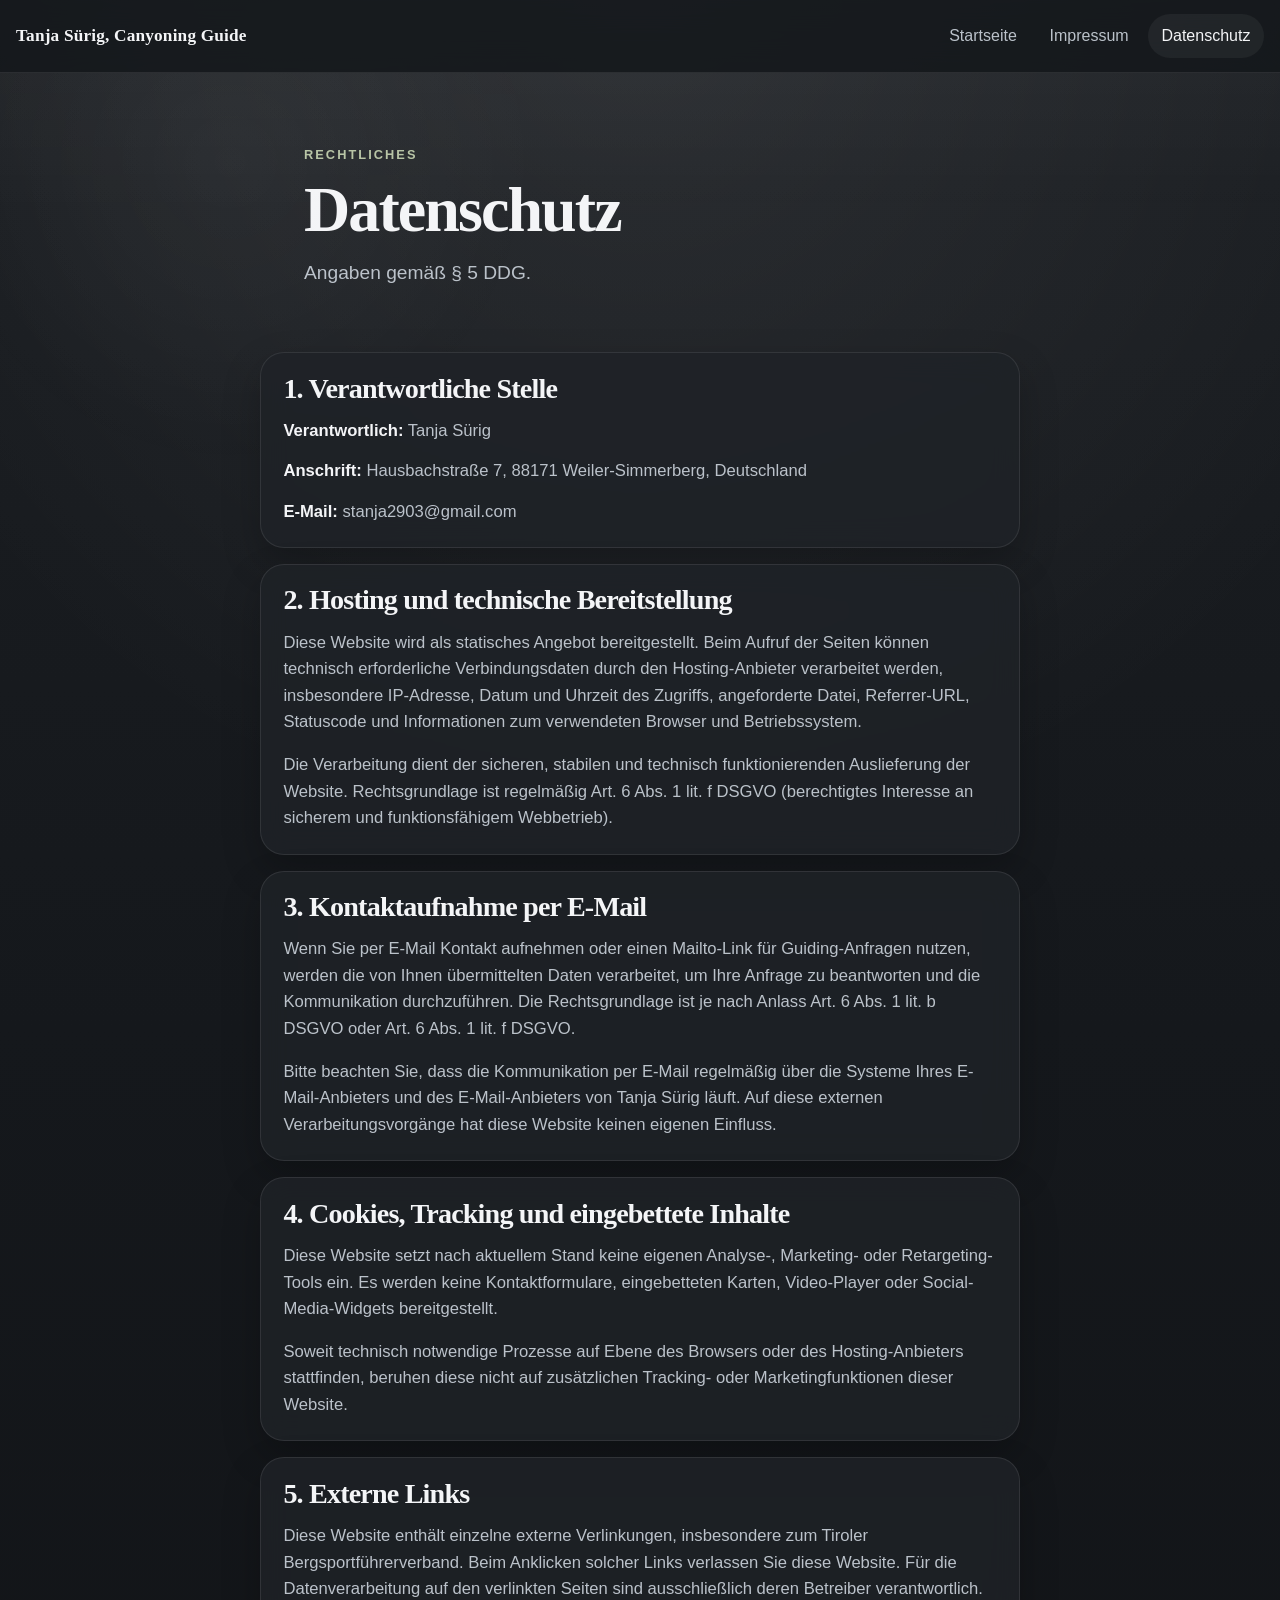
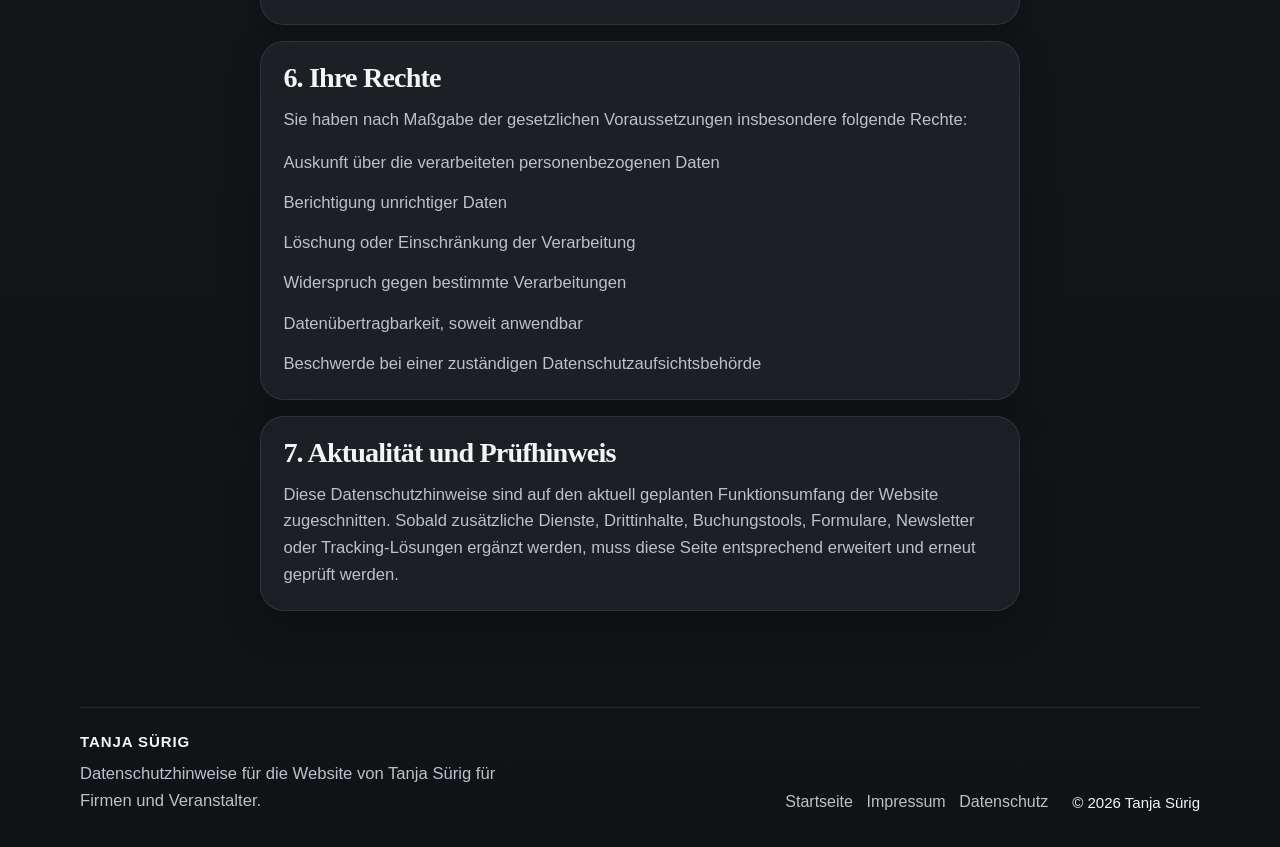
<file: datenschutz.html>
<!DOCTYPE html>
<html lang="de">
<head>
  <meta charset="utf-8">
  <meta name="viewport" content="width=device-width, initial-scale=1">
  <meta name="theme-color" content="#16181b">
  <meta name="description" content="Datenschutzhinweise der Website von Tanja Sürig für B2B-Canyoning-Guiding für Firmen und Veranstalter.">
  <meta name="robots" content="index,follow">
  <meta property="og:locale" content="de_DE">
  <meta property="og:type" content="website">
  <meta property="og:title" content="Datenschutz | Tanja Sürig">
  <meta property="og:description" content="Datenschutzhinweise der B2B-Website von Tanja Sürig für Firmen und Veranstalter.">
  <meta property="og:url" content="https://tanja-suerig.com/datenschutz.html">
  <meta property="og:image" content="https://tanja-suerig.com/assets/icons/logo-512.png">
  <meta name="twitter:card" content="summary">
  <meta name="twitter:title" content="Datenschutz | Tanja Sürig">
  <meta name="twitter:description" content="Datenschutzhinweise der B2B-Website von Tanja Sürig für Firmen und Veranstalter.">
  <title>Datenschutz | Tanja Sürig</title>
  <link rel="canonical" href="https://tanja-suerig.com/datenschutz.html">
  <link rel="manifest" href="site.webmanifest">
  <link rel="icon" type="image/svg+xml" href="favicon.png">
  <link rel="apple-touch-icon" href="assets/icons/apple-touch-icon.png">
  <link rel="stylesheet" href="styles.css">
  <script>document.documentElement.classList.add('js');</script>
</head>
<body class="legal-page">
  <a class="skip-link" href="#main-content">Zum Inhalt springen</a>

  <header class="site-header">
    <div class="container header-shell">
      <div class="header-inner">
        <a class="brand" href="index.html">Tanja Sürig, Canyoning Guide</a>
        <button class="menu-toggle" type="button" aria-expanded="false" aria-controls="site-menu" aria-label="Navigation öffnen">
          <span></span>
          <span></span>
          <span></span>
        </button>
      </div>
      <div class="menu-panel" id="site-menu">
        <nav class="site-nav" aria-label="Seitennavigation">
          <a href="index.html">Startseite</a>
          <a href="impressum.html">Impressum</a>
          <a href="datenschutz.html" aria-current="page">Datenschutz</a>
        </nav>
      </div>
    </div>
  </header>

  <main id="main-content">
    <section class="legal-hero">
      <div class="legal-hero-inner" data-reveal>
        <p class="eyebrow">Rechtliches</p>
        <h1>Datenschutz</h1>
        <p class="hero-lead">
          Angaben gemäß § 5 DDG.
        </p>
      </div>
    </section>

    <section class="legal-main">
      <div class="legal-stack">
        <article class="legal-card" data-reveal>
          <h2>1. Verantwortliche Stelle</h2>
          <ul>
            <li><strong>Verantwortlich:</strong> Tanja Sürig</li>
            <li><strong>Anschrift:</strong> Hausbachstraße 7, 88171 Weiler-Simmerberg, Deutschland</li>
            <li><strong>E-Mail:</strong> <a href="mailto:stanja2903@gmail.com">stanja2903@gmail.com</a></li>
          </ul>
        </article>

        <article class="legal-card" data-reveal>
          <h2>2. Hosting und technische Bereitstellung</h2>
          <p>
            Diese Website wird als statisches Angebot bereitgestellt. Beim Aufruf der Seiten können technisch erforderliche Verbindungsdaten durch den
            Hosting-Anbieter verarbeitet werden, insbesondere IP-Adresse, Datum und Uhrzeit des Zugriffs, angeforderte Datei, Referrer-URL, Statuscode
            und Informationen zum verwendeten Browser und Betriebssystem.
          </p>
          <p>
            Die Verarbeitung dient der sicheren, stabilen und technisch funktionierenden Auslieferung der Website. Rechtsgrundlage ist regelmäßig Art. 6 Abs. 1
            lit. f DSGVO (berechtigtes Interesse an sicherem und funktionsfähigem Webbetrieb).
          </p>
        </article>

        <article class="legal-card" data-reveal>
          <h2>3. Kontaktaufnahme per E-Mail</h2>
          <p>
            Wenn Sie per E-Mail Kontakt aufnehmen oder einen Mailto-Link für Guiding-Anfragen nutzen, werden die von Ihnen übermittelten Daten verarbeitet,
            um Ihre Anfrage zu beantworten und die Kommunikation durchzuführen. Die Rechtsgrundlage ist je nach Anlass Art. 6 Abs. 1 lit. b DSGVO oder
            Art. 6 Abs. 1 lit. f DSGVO.
          </p>
          <p>
            Bitte beachten Sie, dass die Kommunikation per E-Mail regelmäßig über die Systeme Ihres E-Mail-Anbieters und des E-Mail-Anbieters von Tanja Sürig
            läuft. Auf diese externen Verarbeitungsvorgänge hat diese Website keinen eigenen Einfluss.
          </p>
        </article>

        <article class="legal-card" data-reveal>
          <h2>4. Cookies, Tracking und eingebettete Inhalte</h2>
          <p>
            Diese Website setzt nach aktuellem Stand keine eigenen Analyse-, Marketing- oder Retargeting-Tools ein. Es werden keine Kontaktformulare,
            eingebetteten Karten, Video-Player oder Social-Media-Widgets bereitgestellt.
          </p>
          <p>
            Soweit technisch notwendige Prozesse auf Ebene des Browsers oder des Hosting-Anbieters stattfinden, beruhen diese nicht auf zusätzlichen
            Tracking- oder Marketingfunktionen dieser Website.
          </p>
        </article>

        <article class="legal-card" data-reveal>
          <h2>5. Externe Links</h2>
          <p>
            Diese Website enthält einzelne externe Verlinkungen, insbesondere zum Tiroler Bergsportführerverband. Beim Anklicken solcher Links verlassen Sie
            diese Website. Für die Datenverarbeitung auf den verlinkten Seiten sind ausschließlich deren Betreiber verantwortlich.
          </p>
        </article>

        <article class="legal-card" data-reveal>
          <h2>6. Ihre Rechte</h2>
          <p>Sie haben nach Maßgabe der gesetzlichen Voraussetzungen insbesondere folgende Rechte:</p>
          <ul>
            <li>Auskunft über die verarbeiteten personenbezogenen Daten</li>
            <li>Berichtigung unrichtiger Daten</li>
            <li>Löschung oder Einschränkung der Verarbeitung</li>
            <li>Widerspruch gegen bestimmte Verarbeitungen</li>
            <li>Datenübertragbarkeit, soweit anwendbar</li>
            <li>Beschwerde bei einer zuständigen Datenschutzaufsichtsbehörde</li>
          </ul>
        </article>

        <article class="legal-card" data-reveal>
          <h2>7. Aktualität und Prüfhinweis</h2>
          <p>
            Diese Datenschutzhinweise sind auf den aktuell geplanten Funktionsumfang der Website zugeschnitten. Sobald zusätzliche Dienste, Drittinhalte,
            Buchungstools, Formulare, Newsletter oder Tracking-Lösungen ergänzt werden, muss diese Seite entsprechend erweitert und erneut geprüft werden.
          </p>
        </article>
      </div>
    </section>
  </main>

  <footer class="site-footer">
    <div class="container footer-inner">
      <div>
        <p class="footer-brand">Tanja Sürig</p>
        <p class="footer-copy">Datenschutzhinweise für die Website von Tanja Sürig für Firmen und Veranstalter.</p>
      </div>
      <div class="footer-links" aria-label="Footer Navigation">
        <a href="index.html">Startseite</a>
        <a href="impressum.html">Impressum</a>
        <a href="datenschutz.html" aria-current="page">Datenschutz</a>
      </div>
      <p class="footer-meta">&copy; <span data-year>2026</span> Tanja Sürig</p>
    </div>
  </footer>

  <script src="script.js" defer></script>
</body>
</html>
</file>
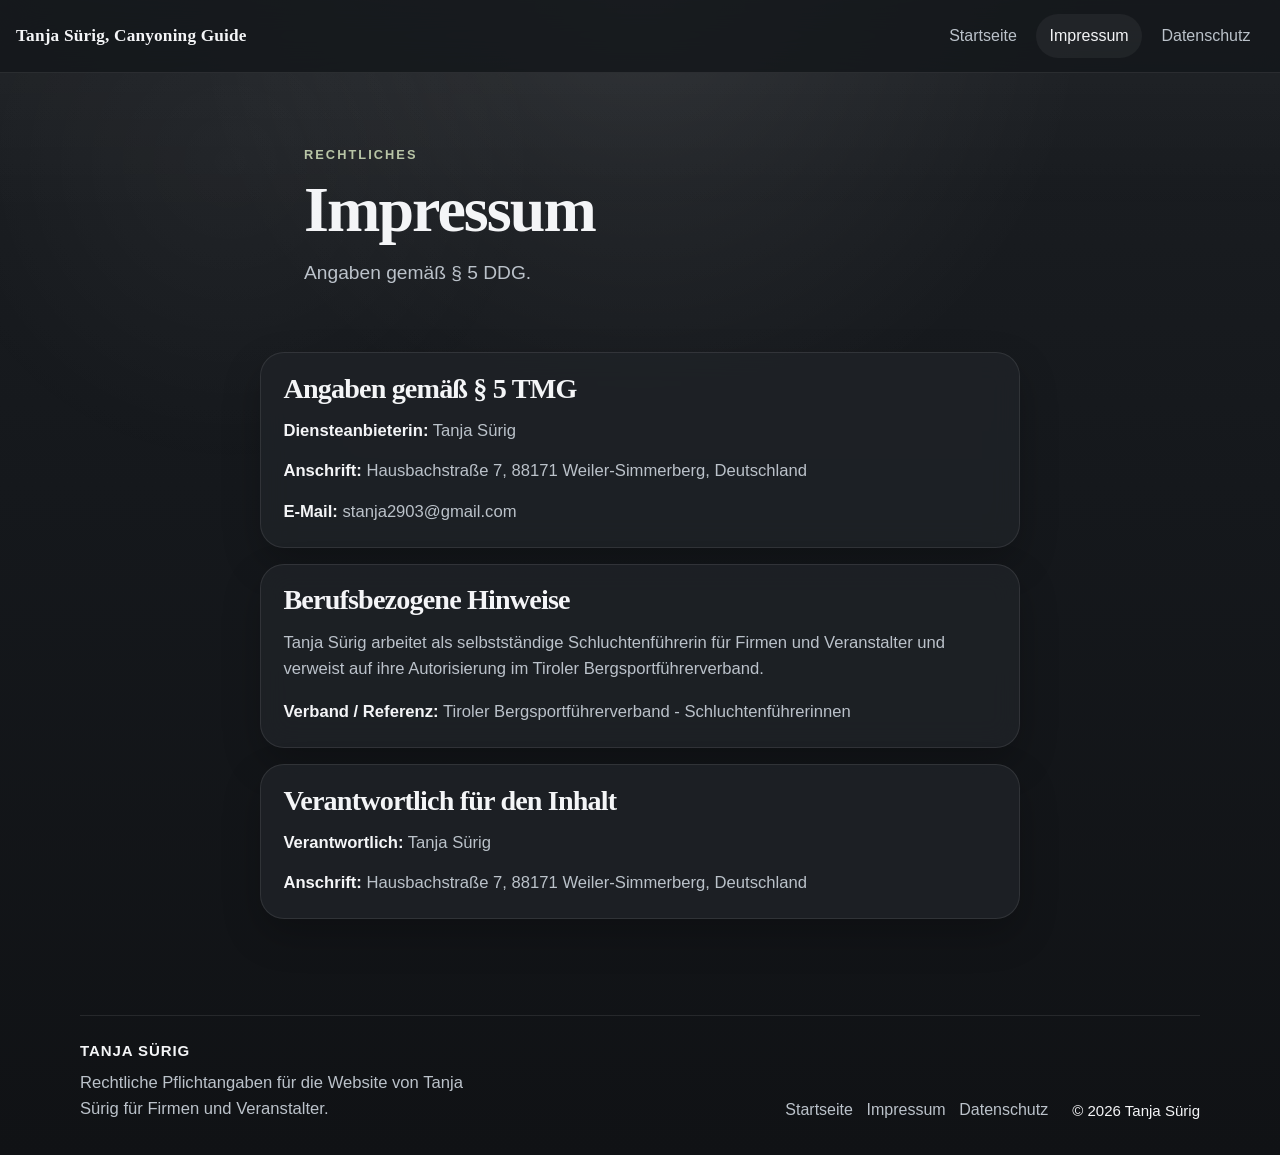
<file: impressum.html>
<!DOCTYPE html>
<html lang="de">
<head>
  <meta charset="utf-8">
  <meta name="viewport" content="width=device-width, initial-scale=1">
  <meta name="theme-color" content="#16181b">
  <meta name="description" content="Impressum der Website von Tanja Sürig für B2B-Canyoning-Guiding für Firmen und Veranstalter.">
  <meta name="robots" content="index,follow">
  <meta property="og:locale" content="de_DE">
  <meta property="og:type" content="website">
  <meta property="og:title" content="Impressum | Tanja Sürig">
  <meta property="og:description" content="Impressum der B2B-Website von Tanja Sürig für Firmen und Veranstalter.">
  <meta property="og:url" content="https://tanja-suerig.com/impressum.html">
  <meta property="og:image" content="https://tanja-suerig.com/assets/icons/logo-512.png">
  <meta name="twitter:card" content="summary">
  <meta name="twitter:title" content="Impressum | Tanja Sürig">
  <meta name="twitter:description" content="Impressum der B2B-Website von Tanja Sürig für Firmen und Veranstalter.">
  <title>Impressum | Tanja Sürig</title>
  <link rel="canonical" href="https://tanja-suerig.com/impressum.html">
  <link rel="manifest" href="site.webmanifest">
  <link rel="icon" type="image/svg+xml" href="favicon.png">
  <link rel="apple-touch-icon" href="assets/icons/apple-touch-icon.png">
  <link rel="stylesheet" href="styles.css">
  <script>document.documentElement.classList.add('js');</script>
</head>
<body class="legal-page">
  <a class="skip-link" href="#main-content">Zum Inhalt springen</a>

  <header class="site-header">
    <div class="container header-shell">
      <div class="header-inner">
        <a class="brand" href="index.html">Tanja Sürig, Canyoning Guide</a>
        <button class="menu-toggle" type="button" aria-expanded="false" aria-controls="site-menu" aria-label="Navigation öffnen">
          <span></span>
          <span></span>
          <span></span>
        </button>
      </div>
      <div class="menu-panel" id="site-menu">
        <nav class="site-nav" aria-label="Seitennavigation">
          <a href="index.html">Startseite</a>
          <a href="impressum.html" aria-current="page">Impressum</a>
          <a href="datenschutz.html">Datenschutz</a>
        </nav>
      </div>
    </div>
  </header>

  <main id="main-content">
    <section class="legal-hero">
      <div class="legal-hero-inner" data-reveal>
        <p class="eyebrow">Rechtliches</p>
        <h1>Impressum</h1>
        <p class="hero-lead">
          Angaben gemäß § 5 DDG.
        </p>
      </div>
    </section>

    <section class="legal-main">
      <div class="legal-stack">
        <article class="legal-card" data-reveal>
          <h2>Angaben gemäß § 5 TMG</h2>
          <ul>
            <li><strong>Diensteanbieterin:</strong> Tanja Sürig</li>
            <li><strong>Anschrift:</strong> Hausbachstraße 7, 88171 Weiler-Simmerberg, Deutschland</li>
            <li><strong>E-Mail:</strong> <a href="mailto:stanja2903@gmail.com">stanja2903@gmail.com</a></li>
          </ul>
        </article>

        <article class="legal-card" data-reveal>
          <h2>Berufsbezogene Hinweise</h2>
          <p>
            Tanja Sürig arbeitet als selbstständige Schluchtenführerin für Firmen und Veranstalter und verweist auf ihre Autorisierung im Tiroler
            Bergsportführerverband.
          </p>
          <ul>
            <li>
              <strong>Verband / Referenz:</strong>
              <a href="https://www.bergsportfuehrer-tirol.at/schluchtenfuhrerinnen/" target="_blank" rel="noopener noreferrer">Tiroler Bergsportführerverband - Schluchtenführerinnen</a>
            </li>
          </ul>
        </article>

        <article class="legal-card" data-reveal>
          <h2>Verantwortlich für den Inhalt</h2>
          <ul>
            <li><strong>Verantwortlich:</strong> Tanja Sürig</li>
            <li><strong>Anschrift:</strong> Hausbachstraße 7, 88171 Weiler-Simmerberg, Deutschland</li>
          </ul>
        </article>
      </div>
    </section>
  </main>

  <footer class="site-footer">
    <div class="container footer-inner">
      <div>
        <p class="footer-brand">Tanja Sürig</p>
        <p class="footer-copy">Rechtliche Pflichtangaben für die Website von Tanja Sürig für Firmen und Veranstalter.</p>
      </div>
      <div class="footer-links" aria-label="Footer Navigation">
        <a href="index.html">Startseite</a>
        <a href="impressum.html" aria-current="page">Impressum</a>
        <a href="datenschutz.html">Datenschutz</a>
      </div>
      <p class="footer-meta">&copy; <span data-year>2026</span> Tanja Sürig</p>
    </div>
  </footer>

  <script src="script.js" defer></script>
</body>
</html>
</file>
<file: styles.css>
:root {
  color-scheme: dark;
  --bg: #16181b;
  --bg-elevated: #1d2024;
  --bg-soft: #24282d;
  --surface: rgba(31, 35, 40, 0.82);
  --surface-strong: rgba(37, 41, 47, 0.94);
  --line: rgba(255, 255, 255, 0.09);
  --line-strong: rgba(255, 255, 255, 0.16);
  --text: #f4f5f7;
  --muted: #bbc2ca;
  --accent: #879373;
  --accent-strong: #b7c4a4;
  --accent-soft: rgba(135, 147, 115, 0.16);
  --shadow: 0 28px 70px rgba(0, 0, 0, 0.32);
  --shadow-soft: 0 16px 38px rgba(0, 0, 0, 0.22);
  --radius-s: 14px;
  --radius-m: 24px;
  --radius-l: 32px;
  --space-1: 0.5rem;
  --space-2: 0.75rem;
  --space-3: 1rem;
  --space-4: 1.5rem;
  --space-5: 2rem;
  --space-6: 3rem;
  --space-7: 4.5rem;
  --space-8: 6rem;
  --container: min(1120px, calc(100vw - 2rem));
  --content-narrow: min(760px, calc(100vw - 2rem));
  --font-body: "Aptos", "Segoe UI Variable Text", "Segoe UI", "Helvetica Neue", sans-serif;
  --font-display: "Iowan Old Style", "Palatino Linotype", "Book Antiqua", Georgia, serif;
  --font-script: "Alex Brush", "Brush Script MT", "Segoe Script", cursive;
  --transition: 220ms ease;
  --transition-slow: 360ms cubic-bezier(0.2, 0.7, 0.16, 1);
}

@font-face {
  font-family: "Alex Brush";
  src: url("assets/fonts/alex-brush-regular.woff2") format("woff2");
  font-style: normal;
  font-weight: 400;
  font-display: swap;
}

*,
*::before,
*::after {
  box-sizing: border-box;
}

html {
  scroll-behavior: smooth;
}

body {
  margin: 0;
  min-width: 320px;
  font-family: var(--font-body);
  line-height: 1.6;
  color: var(--text);
  background:
    radial-gradient(circle at top, rgba(255, 255, 255, 0.08), transparent 34%),
    linear-gradient(180deg, #1b1e22 0%, #15181c 42%, #101215 100%);
  -webkit-font-smoothing: antialiased;
  text-rendering: optimizeLegibility;
}

body::before {
  content: "";
  position: fixed;
  inset: 0;
  pointer-events: none;
  background:
    linear-gradient(180deg, rgba(255, 255, 255, 0.03), transparent 24%),
    radial-gradient(circle at 18% 18%, rgba(255, 255, 255, 0.04), transparent 24%);
}

body.is-locked {
  overflow: hidden;
}

img {
  display: block;
  max-width: 100%;
  height: auto;
}

figure,
dialog {
  margin: 0;
}

a {
  color: inherit;
  text-decoration: none;
}

p,
ul {
  margin: 0;
}

ul {
  padding: 0;
  list-style: none;
}

button,
a,
input,
textarea,
select {
  font: inherit;
  color: inherit;
}

button {
  border: 0;
  background: none;
}

:focus-visible {
  outline: 2px solid var(--accent-strong);
  outline-offset: 4px;
}

.skip-link {
  position: absolute;
  top: 1rem;
  left: 1rem;
  z-index: 1000;
  padding: 0.85rem 1rem;
  border-radius: 999px;
  background: var(--text);
  color: #111318;
  transform: translateY(-140%);
  transition: transform var(--transition);
}

.skip-link:focus-visible {
  transform: translateY(0);
}

.container {
  width: var(--container);
  margin: 0 auto;
}

.site-header {
  position: sticky;
  top: 0;
  z-index: 100;
  border-bottom: 1px solid var(--line);
  background: rgba(20, 23, 27, 0.84);
  backdrop-filter: blur(18px);
}

.header-shell {
  display: flex;
  width: 100%;
  margin: 0;
  align-items: center;
  justify-content: space-between;
  gap: 1.5rem;
  padding: 0.9rem 1rem;
}

.header-inner {
  display: flex;
  align-items: center;
  justify-content: space-between;
  gap: 1rem;
  flex: 0 0 auto;
}

.brand {
  max-width: 18rem;
  font-family: var(--font-display);
  font-size: 1.08rem;
  font-weight: 700;
  letter-spacing: 0.01em;
  line-height: 1.1;
}

.menu-toggle {
  display: none;
  position: relative;
  place-items: center;
  width: 3rem;
  height: 3rem;
  padding: 0;
  border: 1px solid var(--line-strong);
  border-radius: 999px;
  background: rgba(255, 255, 255, 0.03);
  cursor: pointer;
  transition: background-color var(--transition), border-color var(--transition), transform var(--transition);
}

.menu-toggle:hover {
  transform: translateY(-1px);
  background: rgba(255, 255, 255, 0.06);
}

.menu-toggle span {
  position: absolute;
  left: 50%;
  display: block;
  width: 1.02rem;
  height: 2px;
  border-radius: 999px;
  background: currentColor;
  transform-origin: center;
  transition: transform var(--transition), opacity var(--transition);
}

.menu-toggle span:nth-child(1) {
  transform: translate(-50%, -0.3rem);
}

.menu-toggle span:nth-child(2) {
  transform: translate(-50%, 0);
}

.menu-toggle span:nth-child(3) {
  transform: translate(-50%, 0.3rem);
}

.menu-toggle[aria-expanded="true"] span:nth-child(1) {
  transform: translate(-50%, 0) rotate(45deg);
}

.menu-toggle[aria-expanded="true"] span:nth-child(2) {
  opacity: 0;
  transform: translate(-50%, 0) scaleX(0.7);
}

.menu-toggle[aria-expanded="true"] span:nth-child(3) {
  transform: translate(-50%, 0) rotate(-45deg);
}

.menu-panel {
  display: flex;
  flex: 1;
  justify-content: flex-end;
}

.site-nav {
  display: flex;
  flex-wrap: wrap;
  justify-content: flex-end;
  gap: 0.35rem;
}

.site-nav a,
.footer-links a,
.text-link,
.cta-email a {
  color: var(--muted);
  transition: color var(--transition), background-color var(--transition), border-color var(--transition);
}

.site-nav a {
  padding: 0.55rem 0.85rem;
  border-radius: 999px;
}

.site-nav a:hover,
.site-nav a[aria-current="page"],
.footer-links a:hover,
.text-link:hover,
.cta-email a:hover {
  color: var(--text);
}

.site-nav a:hover,
.site-nav a[aria-current="page"] {
  background: rgba(255, 255, 255, 0.05);
}

.button {
  display: inline-flex;
  align-items: center;
  justify-content: center;
  min-height: 3.15rem;
  padding: 0.9rem 1.35rem;
  border: 1px solid transparent;
  border-radius: 999px;
  background: linear-gradient(180deg, var(--accent) 0%, #778465 100%);
  color: #121418;
  font-weight: 700;
  letter-spacing: 0.01em;
  box-shadow: 0 16px 34px rgba(119, 132, 101, 0.24);
  transition: transform var(--transition), box-shadow var(--transition), background-color var(--transition), border-color var(--transition);
}

.button:hover {
  transform: translateY(-2px);
  box-shadow: 0 22px 40px rgba(119, 132, 101, 0.28);
}

.button-secondary {
  border-color: var(--line-strong);
  background: rgba(255, 255, 255, 0.03);
  color: var(--text);
  box-shadow: none;
}

.section-first {
  padding-top: calc(var(--space-7) + 1rem);
}

.section {
  padding: var(--space-7) 0;
}

.hero {
  position: relative;
}

.hero-grid {
  display: grid;
  grid-template-columns: minmax(0, 1.1fr) minmax(280px, 28rem);
  gap: var(--space-6);
  align-items: center;
}

.hero-copy,
.section-heading,
.legal-hero-inner {
  max-width: 42rem;
}

.eyebrow {
  margin-bottom: 0.85rem;
  color: var(--accent-strong);
  font-size: 0.8rem;
  font-weight: 700;
  letter-spacing: 0.16em;
  text-transform: uppercase;
}

h1,
h2,
h3 {
  margin: 0;
  font-family: var(--font-display);
  font-weight: 700;
  letter-spacing: -0.03em;
}

h1 {
  font-size: clamp(2.6rem, 6vw, 4.8rem);
  line-height: 0.98;
  text-wrap: balance;
}

h2 {
  font-size: clamp(2rem, 4vw, 3.1rem);
  line-height: 1.02;
  text-wrap: balance;
}

h3 {
  font-size: clamp(1.2rem, 2vw, 1.45rem);
  line-height: 1.12;
}

.hero-brand {
  display: flex;
  align-items: flex-start;
  gap: clamp(1rem, 2vw, 1.45rem);
  width: min(100%, 40rem);
  margin-top: 0.15rem;
}

.hero-brand-logo {
  width: clamp(4.9rem, 10vw, 6.8rem);
  height: auto;
  flex: 0 0 auto;
  margin-top: 0.55rem;
}

.hero-title {
  display: flex;
  flex-direction: column;
  gap: 0;
  font-family: var(--font-script);
  font-weight: 400;
  letter-spacing: 0;
  line-height: 0.85;
}

.hero-title-name,
.hero-title-role {
  display: block;
  white-space: nowrap;
  text-wrap: nowrap;
}

.hero-title-name {
  font-size: clamp(4rem, 8vw, 6.15rem);
  padding-top: 0.7rem;
}

.hero-title-role {
  margin-top: -0.35rem;
  font-size: clamp(2.55rem, 5.1vw, 3.9rem);
}

.hero-lead,
.section-heading p,
.info-card p,
.cta-panel p,
.footer-copy,
.legal-main p,
.legal-main li,
.notice-box,
.not-found-panel p {
  color: var(--muted);
  font-size: clamp(1rem, 1.3vw, 1.08rem);
}

.hero-lead {
  margin-top: 1rem;
  max-width: 35rem;
  font-size: clamp(1.08rem, 1.7vw, 1.2rem);
}

.hero-brand + .hero-lead {
  margin-top: 1.45rem;
}

.hero-actions,
.cta-actions {
  display: flex;
  flex-wrap: wrap;
  gap: 0.75rem;
  margin-top: 1.5rem;
}

.hero-facts {
  display: flex;
  flex-wrap: wrap;
  gap: 0.75rem;
  margin-top: 1.6rem;
}

.hero-facts li,
.info-card,
.cta-panel,
.notice-box,
.legal-card {
  border: 1px solid var(--line);
  background: var(--surface);
  box-shadow: var(--shadow-soft);
  backdrop-filter: blur(14px);
}

.hero-facts li {
  padding: 0.7rem 1rem;
  border-radius: 999px;
  color: var(--text);
}

.hero-media-stack {
  display: grid;
  gap: 1rem;
  justify-items: end;
}

.media-frame {
  overflow: hidden;
  border-radius: var(--radius-l);
  border: 1px solid var(--line);
  background: var(--bg-soft);
  box-shadow: var(--shadow);
}

.media-frame-hero {
  width: min(100%, 28rem);
  aspect-ratio: 3 / 4;
}

.media-frame-hero img {
  width: 100%;
  height: 100%;
  object-fit: cover;
  object-position: center 32%;
}

.credential-card {
  display: flex;
  align-items: center;
  gap: 1rem;
  width: min(100%, 28rem);
  padding: 1rem 1.1rem;
  border-radius: var(--radius-m);
  border: 1px solid var(--line);
  background: var(--surface-strong);
  box-shadow: var(--shadow-soft);
  color: var(--text);
  transition: transform var(--transition), border-color var(--transition), background-color var(--transition);
  cursor: pointer;
}

.credential-card:hover {
  transform: translateY(-1px);
  border-color: var(--line-strong);
  background: rgba(40, 44, 50, 0.98);
}

.credential-card img {
  width: 3.4rem;
  height: 3.4rem;
  flex: 0 0 auto;
}

.trust-label {
  color: var(--accent-strong);
  font-size: 0.76rem;
  font-weight: 700;
  letter-spacing: 0.14em;
  text-transform: uppercase;
}

.trust-title {
  margin-top: 0.1rem;
  color: var(--text);
  font-size: 1rem;
  font-weight: 700;
}

.section-heading {
  margin-bottom: 1.5rem;
}

.section-heading.narrow {
  max-width: 36rem;
}

.compact-grid {
  display: grid;
  grid-template-columns: repeat(3, minmax(0, 1fr));
  gap: 1rem;
}

.info-card {
  padding: 1.35rem;
  border-radius: var(--radius-m);
}

.info-card h3 {
  margin-bottom: 0.65rem;
}

.section-gallery .section-heading {
  margin-bottom: 1rem;
}

.gallery-grid {
  display: grid;
  grid-auto-flow: column;
  grid-auto-columns: minmax(14rem, 16.75rem);
  gap: 0.85rem;
  overflow-x: auto;
  overflow-y: hidden;
  padding-bottom: 0.15rem;
  scroll-snap-type: x mandatory;
  overscroll-behavior-x: contain;
  overscroll-behavior-y: none;
  scrollbar-width: none;
  -ms-overflow-style: none;
  touch-action: pan-x;
}

.gallery-grid::-webkit-scrollbar {
  display: none;
}

.gallery-button {
  position: relative;
  display: block;
  width: 100%;
  aspect-ratio: 1;
  padding: 0;
  border: 1px solid var(--line);
  border-radius: 1.5rem;
  overflow: hidden;
  background: var(--surface);
  box-shadow: var(--shadow-soft);
  cursor: pointer;
  scroll-snap-align: start;
  isolation: isolate;
  appearance: none;
  -webkit-appearance: none;
  touch-action: manipulation;
  -webkit-tap-highlight-color: transparent;
}

.gallery-button img {
  width: 100%;
  height: 100%;
  object-fit: cover;
  object-position: var(--image-position, center);
  transition: transform var(--transition-slow);
  border-radius: inherit;
}

.gallery-button:hover img,
.gallery-button:focus-visible img {
  transform: scale(1.04);
}

.gallery-button:focus,
.gallery-button:focus-visible,
.gallery-button:active,
.gallery-lightbox-close:focus,
.gallery-lightbox-close:focus-visible,
.gallery-lightbox-close:active {
  outline: none;
}

.gallery-button:focus-visible,
.gallery-button:active,
.gallery-lightbox-close:focus-visible,
.gallery-lightbox-close:active {
  border-color: transparent;
}

.gallery-hint {
  margin-top: 0.8rem;
  color: var(--muted);
  font-size: 0.94rem;
}

.section-cta {
  padding-bottom: var(--space-8);
}

.cta-panel {
  display: grid;
  gap: 1rem;
  padding: clamp(1.4rem, 3vw, 2.3rem);
  border-radius: var(--radius-l);
  background:
    linear-gradient(180deg, rgba(255, 255, 255, 0.04), transparent),
    var(--surface-strong);
  box-shadow: var(--shadow);
}

.cta-email {
  font-size: 1rem;
}

.site-footer {
  padding: 0 0 2rem;
}

.footer-inner {
  display: grid;
  grid-template-columns: minmax(0, 1fr) auto auto;
  gap: 1.5rem;
  align-items: end;
  padding-top: 1.4rem;
  border-top: 1px solid var(--line);
}

.footer-brand,
.footer-meta {
  font-size: 0.94rem;
}

.footer-brand {
  font-weight: 700;
  letter-spacing: 0.06em;
  text-transform: uppercase;
}

.footer-copy {
  margin-top: 0.45rem;
  max-width: 26rem;
}

.footer-copy-muted {
  margin-top: 0.2rem;
  font-size: 0.95rem;
}

.footer-links {
  display: flex;
  flex-wrap: wrap;
  gap: 0.85rem;
  justify-content: flex-end;
}

.legal-hero {
  padding: var(--space-7) 0 var(--space-5);
}

.legal-hero-inner,
.legal-main {
  width: var(--content-narrow);
  margin: 0 auto;
}

.legal-hero-inner h1 {
  font-size: clamp(2.4rem, 5vw, 4rem);
}

.legal-main {
  padding-bottom: var(--space-8);
}

.legal-main p + p,
.legal-main p + ul,
.legal-main ul + p {
  margin-top: 1rem;
}

.notice-box,
.legal-card {
  padding: 1.35rem 1.4rem;
  border-radius: var(--radius-m);
}

.notice-box {
  margin-top: 1.4rem;
  background:
    linear-gradient(180deg, rgba(255, 255, 255, 0.04), transparent),
    var(--surface-strong);
}

.legal-stack {
  display: grid;
  gap: 1rem;
  margin-top: 2rem;
}

.legal-card h2 {
  margin-bottom: 0.9rem;
  font-size: clamp(1.4rem, 2.2vw, 2rem);
}

.legal-card ul {
  display: grid;
  gap: 0.85rem;
}

.legal-card strong {
  color: var(--text);
}

.placeholder-text {
  color: #f2d6a8;
}

.not-found {
  min-height: 100svh;
  display: grid;
  align-items: center;
  padding: 1rem;
}

.not-found-panel {
  width: min(720px, calc(100vw - 2rem));
  margin: 0 auto;
  padding: clamp(1.6rem, 4vw, 3rem);
  border-radius: var(--radius-l);
  border: 1px solid var(--line);
  background: var(--surface-strong);
  box-shadow: var(--shadow);
}

.not-found-code {
  margin-bottom: 1rem;
  color: var(--accent-strong);
  font-size: 0.9rem;
  font-weight: 700;
  letter-spacing: 0.16em;
  text-transform: uppercase;
}

.gallery-lightbox[hidden] {
  display: none;
}

.gallery-lightbox {
  position: fixed;
  inset: 0;
  z-index: 220;
  display: grid;
  place-items: center;
  padding: clamp(0.75rem, 2vw, 1.5rem);
  background: rgba(8, 10, 13, 0.9);
  backdrop-filter: blur(12px);
}

.gallery-lightbox-shell {
  position: relative;
  display: grid;
  width: min(94vw, 920px);
  max-height: calc(100vh - 2rem);
  padding: clamp(0.75rem, 1.8vw, 1.25rem);
  border: 1px solid var(--line);
  border-radius: 1.75rem;
  background: rgba(20, 23, 27, 0.96);
  box-shadow: var(--shadow);
}

.gallery-lightbox-media {
  display: flex;
  align-items: center;
  justify-content: center;
  min-height: 0;
  overflow: hidden;
  border-radius: 1.15rem;
  background: #0d0f12;
}

.gallery-lightbox-image {
  display: block;
  width: auto;
  height: auto;
  max-width: 100%;
  max-height: calc(100vh - 6rem);
  object-fit: contain;
}

.gallery-lightbox-close {
  position: absolute;
  top: 0.8rem;
  right: 0.8rem;
  z-index: 1;
  display: inline-flex;
  align-items: center;
  justify-content: center;
  width: 2.75rem;
  height: 2.75rem;
  padding: 0;
  border: 1px solid var(--line-strong);
  border-radius: 999px;
  background: rgba(18, 20, 24, 0.84);
  color: var(--text);
  font-size: 1.65rem;
  line-height: 1;
  cursor: pointer;
  transition: background-color var(--transition), border-color var(--transition), transform var(--transition);
}

.gallery-lightbox-close:hover {
  background: rgba(28, 31, 36, 0.96);
  border-color: rgba(255, 255, 255, 0.26);
  transform: scale(1.02);
}

.js [data-reveal] {
  opacity: 1;
  transform: none;
}

.js [data-reveal].is-visible {
  opacity: 1;
  transform: none;
}

@media (max-width: 980px) {
  .hero-grid,
  .compact-grid,
  .footer-inner {
    grid-template-columns: 1fr;
  }

  .hero-media-stack {
    justify-items: start;
  }

  .footer-links {
    justify-content: flex-start;
  }

  .hero-media-stack {
    justify-items: center;
  }
}

@media (max-width: 760px) {
  html {
    scroll-padding-top: 6rem;
  }

  .section-first {
    padding-top: calc(var(--space-6) + 1rem);
  }

  .section {
    padding: var(--space-6) 0;
  }

  .header-shell {
    display: grid;
    grid-template-columns: minmax(0, 1fr);
    gap: 0.4rem;
    padding: 0.85rem 1rem;
  }

  .header-inner {
    display: grid;
    grid-template-columns: minmax(0, 1fr) auto;
    align-items: center;
    column-gap: 0.85rem;
    width: 100%;
    min-width: 0;
  }

  .js .menu-toggle {
    display: inline-grid;
  }

  .js .menu-panel {
    display: none;
  }

  .js .menu-panel.is-open {
    display: block;
  }

  .menu-panel {
    width: 100%;
    min-width: 0;
    padding-top: 0.65rem;
    border-top: 1px solid var(--line);
  }

  .site-nav {
    display: grid;
    justify-content: stretch;
    width: 100%;
  }

  .site-nav a {
    padding: 0.8rem 0.9rem;
    border-radius: 1rem;
  }

  .compact-grid,
  .footer-inner {
    grid-template-columns: 1fr;
  }

  .brand {
    align-self: center;
    max-width: none;
  }

  .menu-toggle {
    justify-self: end;
    align-self: center;
  }

  .button,
  .button-secondary {
    width: 100%;
  }

  .hero-brand {
    align-items: center;
    gap: 0.85rem;
    width: min(100%, 20rem);
  }

  .hero-brand-logo {
    width: clamp(3.85rem, 18vw, 5rem);
    margin-top: 0;
  }

  .hero-title {
    justify-content: center;
    min-width: 0;
  }

  .hero-title-name {
    font-size: clamp(2.55rem, 11vw, 3.6rem);
  }

  .hero-title-role {
    margin-top: -0.15rem;
    font-size: clamp(1.78rem, 7.6vw, 2.55rem);
  }

  .hero-media-stack,
  .media-frame-hero,
  .credential-card {
    width: 100%;
  }

  .media-frame-hero img {
    object-position: center center;
  }

  .credential-card {
    gap: 0.8rem;
    padding: 0.85rem 0.95rem;
  }

  .credential-card img {
    width: 2.5rem;
    height: 2.5rem;
  }

  .trust-title {
    font-size: 0.92rem;
  }

  .gallery-grid {
    grid-auto-columns: minmax(12.5rem, 72vw);
  }

  .gallery-button,
  .gallery-button img {
    border-radius: 1.35rem;
  }

  .gallery-lightbox {
    padding: 0.6rem;
  }

  .gallery-lightbox-shell {
    width: 100%;
    max-height: calc(100vh - 1.2rem);
    padding: 0.6rem;
    border-radius: 1.35rem;
  }

  .gallery-lightbox-media {
    border-radius: 0.95rem;
  }

  .gallery-lightbox-image {
    max-height: calc(100vh - 4.5rem);
  }

  .gallery-lightbox-close {
    top: 0.5rem;
    right: 0.5rem;
    width: 2.35rem;
    height: 2.35rem;
    font-size: 1.35rem;
  }
}

@media (max-width: 380px) {
  .hero-brand {
    gap: 0.7rem;
    width: 100%;
  }

  .hero-brand-logo {
    width: clamp(3.4rem, 16vw, 4.15rem);
  }

  .hero-title-name {
    font-size: clamp(2.2rem, 10.8vw, 3rem);
  }

  .hero-title-role {
    font-size: clamp(1.55rem, 7vw, 2.15rem);
  }
}

@media (prefers-reduced-motion: reduce) {
  html {
    scroll-behavior: auto;
  }

  *,
  *::before,
  *::after {
    animation-duration: 0.01ms !important;
    animation-iteration-count: 1 !important;
    transition-duration: 0.01ms !important;
    scroll-behavior: auto !important;
  }

  .gallery-button:hover img,
  .gallery-button:focus-visible img {
    transform: none;
  }
}
</file>
